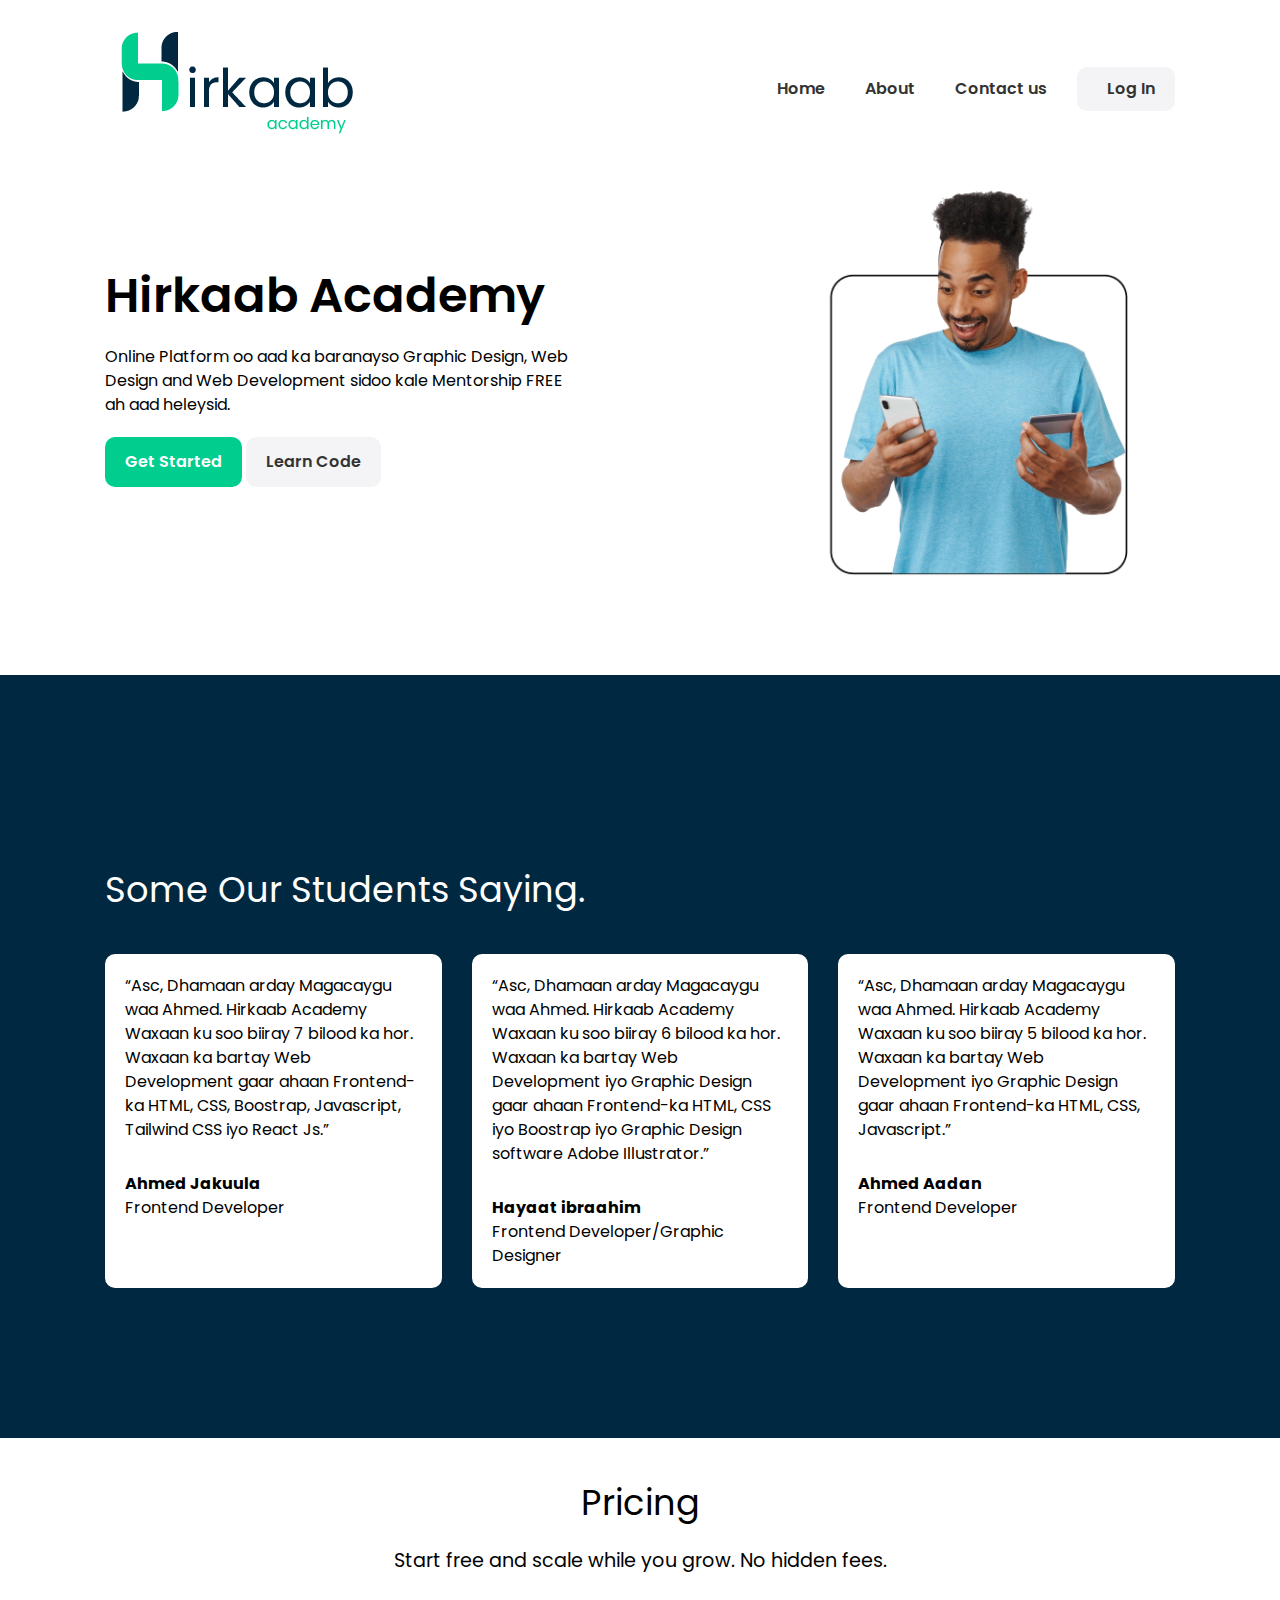
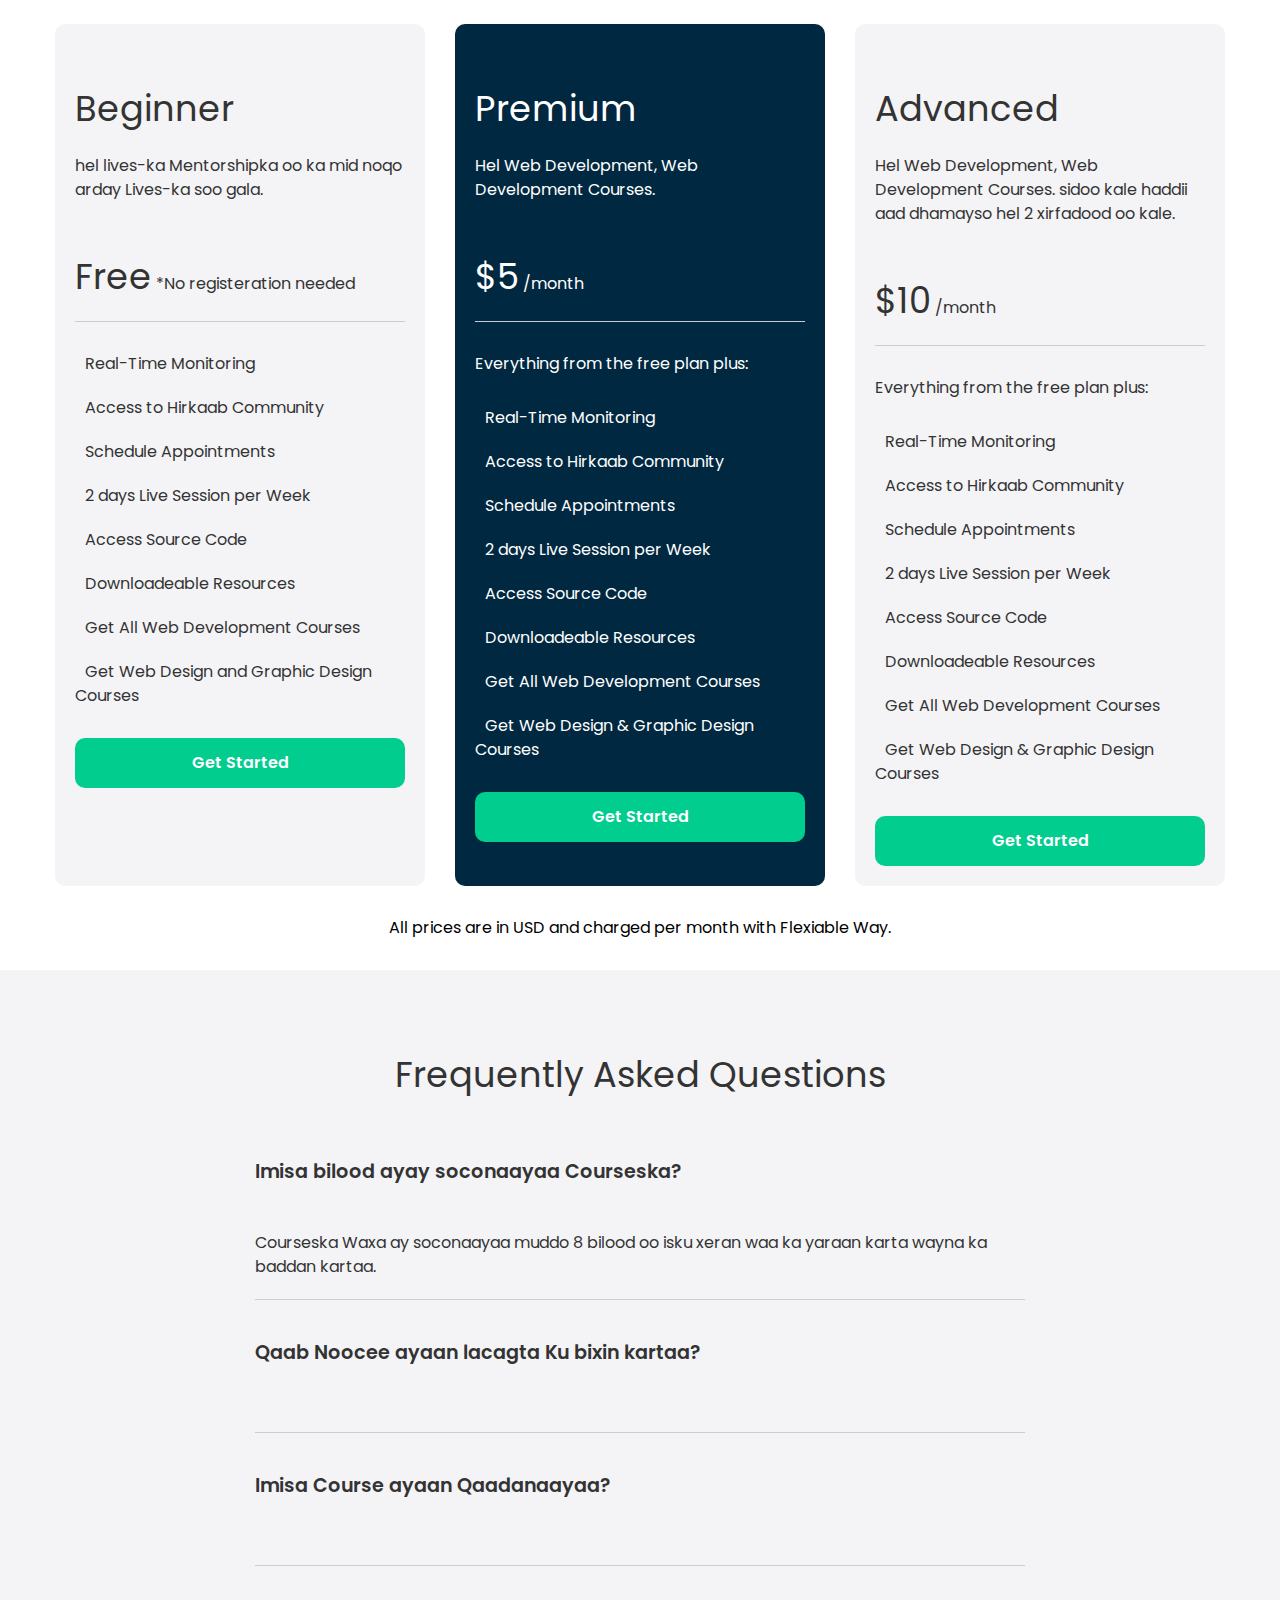
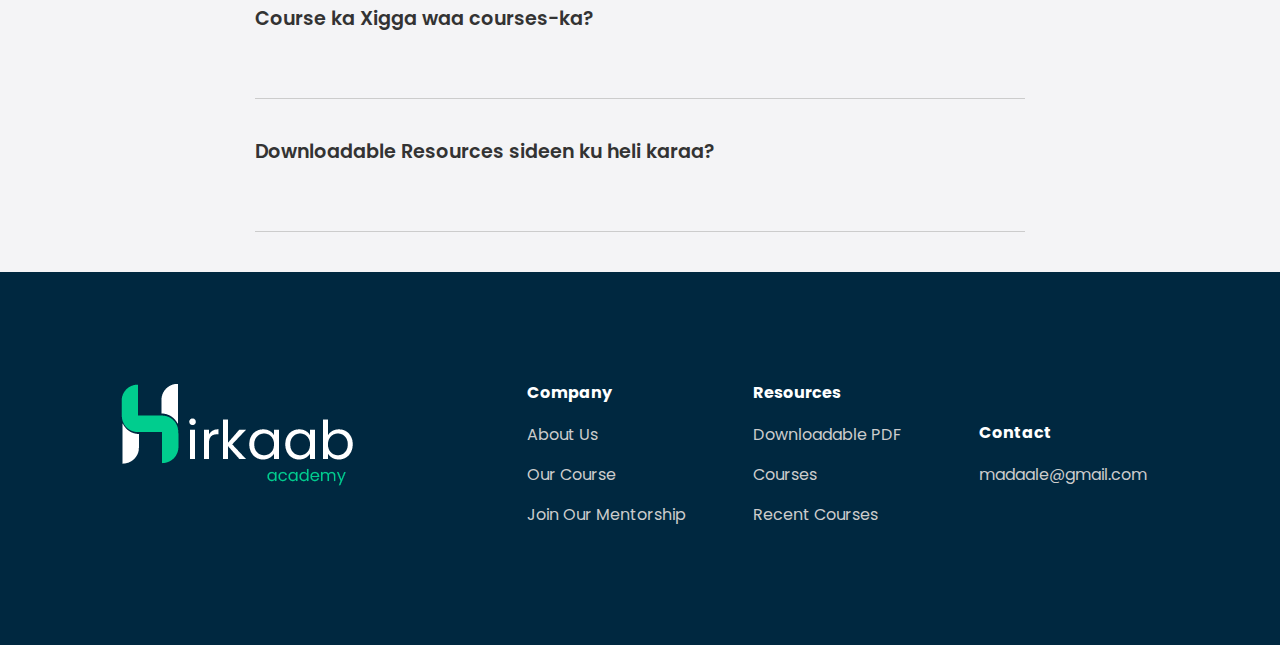
<file: index.html>
<!DOCTYPE html>
<html lang="en">

<head>
  <meta charset="UTF-8" />
  <meta name="viewport" content="width=device-width, initial-scale=1.0" />
  <title>Hirkaab Academy</title>

  <!-- poppins font  -->
  <link rel="preconnect" href="https://fonts.googleapis.com" />
  <link rel="preconnect" href="https://fonts.gstatic.com" crossorigin />
  <link href="https://fonts.googleapis.com/css2?family=Poppins:wght@300;400;600;700&display=swap" rel="stylesheet" />

  <!-- link for icons  -->
  <link rel="stylesheet" href="https://cdnjs.cloudflare.com/ajax/libs/font-awesome/6.4.2/css/all.min.css"
    integrity="sha512-z3gLpd7yknf1YoNbCzqRKc4qyor8gaKU1qmn+CShxbuBusANI9QpRohGBreCFkKxLhei6S9CQXFEbbKuqLg0DA=="
    crossorigin="anonymous" referrerpolicy="no-referrer" />

  <!-- css link  -->
  <link rel="stylesheet" href="css/style.css" />

  <!-- favicon  -->
  <link rel="icon" href="images/favicon.ico" type="image/x-icon">

</head>

<body>
  <nav class="navbar">
    <div class="container">
      <div class="logo">
        <a href="index.html">
          <img src="images/logo.png" alt="logo" />
        </a>
      </div>
      <div class="main-menu">
        <ul>
          <li><a href="index.html">Home</a></li>
          <li><a href="./about.html">About</a></li>
          <li><a href="./contact.html">Contact us</a></li>
          <li>
            <a class="btn" href="#"> <i class="fas fa-user"></i> Log In </a>
          </li>
        </ul>
      </div>


      <!-- Hamburger Button -->
      <button class="hamburger-button">
        <div class="hamburger-line top"></div>
        <div class="hamburger-line middle"></div>
        <div class="hamburger-line bottom"></div>
      </button>

      <!-- mobile menu  -->
      <div class="mobile-menu">
        <ul>
          <li><a href="index.html">Home</a></li>
          <li><a href="./about.html">About</a></li>
          <li><a href="./contact.html">Contact us</a></li>
          <li> <a class="btn" href="#"> <i class="fas fa-user"></i> Log In </a> </li>
        </ul>
      </div>
    </div>
  </nav>


  <!-- Hero -->
  <section class="hero">
    <div class="container">
      <div class="hero-content">
        <h1 class="hero-heading text-xxl">
          Hirkaab Academy
        </h1>
        <p class="hero-text">
          Online Platform oo aad ka baranayso Graphic Design, Web Design and Web Development sidoo kale Mentorship FREE ah aad heleysid.
        </p>
        <div class="hero-buttons">
          <a href="#" class="btn btn-primary">Get Started</a>
          <a href="#" class="btn"><i class="fas fa-laptop"></i> Learn Code</a>
        </div>
      </div>
      <img src="./images/man.png" alt="">
    </div>
  </section>


  <!-- Testimonials -->
  <section class="testimonials bg-dark">
    <div class="container">
      <h3 class="testimonials-heading text-xl">Some Our Students Saying.
      </h3>
      <div class="testimonials-grid">
        <div class="card">
          <p> “Asc, Dhamaan arday Magacaygu waa Ahmed. Hirkaab Academy Waxaan ku soo biiray 7 bilood ka hor. Waxaan ka bartay Web Development gaar ahaan Frontend-ka HTML, CSS, Boostrap, Javascript, Tailwind CSS iyo React Js.”
          </p>
          <p>Ahmed Jakuula</p>
          <p>Frontend Developer</p>
        </div>

        <div class="card">
          <p> “Asc, Dhamaan arday Magacaygu waa Ahmed. Hirkaab Academy Waxaan ku soo biiray 6 bilood ka hor. Waxaan ka bartay Web Development iyo Graphic Design gaar ahaan Frontend-ka HTML, CSS iyo Boostrap iyo Graphic Design software Adobe Illustrator.” </p>
          <p>Hayaat ibraahim</p>
          <p>Frontend Developer/Graphic Designer</p>
        </div>


        <div class="card">
          <p> “Asc, Dhamaan arday Magacaygu waa Ahmed. Hirkaab Academy Waxaan ku soo biiray 5 bilood ka hor. Waxaan ka bartay Web Development iyo Graphic Design gaar ahaan Frontend-ka HTML, CSS, Javascript.” </p>
          <p>Ahmed Aadan</p>
          <p>Frontend Developer</p>
        </div>
      </div>
    </div>
  </section>

  <!-- Pricing -->
  <section id="pricing">
    <div class="container-sm">
      <h3 class="pricing-heading text-xl text-center">Pricing</h3>
      <p class="pricing-subheading text-md text-center">
        Start free and scale while you grow. No hidden fees.
      </p>
      <div class="pricing-grid">
        <!-- Pricing Card 1 -->
        <div class="card bg-light">
          <div class="pricing-card-header">
            <h4 class="pricing-heading text-xl">Beginner</h4>
            <p class="pricing-card-subheading">
              hel lives-ka Mentorshipka oo ka mid noqo arday Lives-ka soo gala.
            </p>
            <p class="pricing-card-price">
              <span class="text-xl">Free</span>
              *No registeration needed
            </p>
          </div>
          <div class="pricing-card-body">
            <ul>
              <li><i class="fas fa-check"></i> Real-Time Monitoring</li>
              <li>
                <i class="fas fa-check"></i>Access to Hirkaab Community
              </li>
              <li><i class="fas fa-check"></i>Schedule Appointments</li>
              <li>
                <i class="fas fa-check"></i>2 days Live Session per Week
              </li>
              <li>
                <i class="fas fa-close"></i>Access Source Code
              </li>
              <li>
                <i class="fas fa-close"></i>Downloadeable Resources
              </li>
              <li>
                <i class="fas fa-close"></i>Get All Web Development Courses
              </li>
              <li>
                <i class="fas fa-close"></i>Get Web Design and Graphic Design Courses
              </li>
            </ul>
            <a href="#" class="btn btn-primary btn-block">Get Started</a>
          </div>
        </div>

        <!-- Pricing Card 2 -->
        <div class="card bg-black">
          <div class="pricing-card-header">
            <h4 class="pricing-card-heading text-xl">Premium</h4>
            <p class="pricing-card-subheading">
              Hel Web Development, Web Development Courses.
            </p>
            <p class="pricing-card-price">
              <span class="text-xl">$5</span> /month
            </p>
          </div>
          <div class="pricing-card-body">
            <p>Everything from the free plan plus:</p>
            <ul>
              <li><i class="fas fa-check"></i> Real-Time Monitoring</li>
              <li>
                <i class="fas fa-check"></i>Access to Hirkaab Community
              </li>
              <li><i class="fas fa-check"></i>Schedule Appointments</li>
              <li>
                <i class="fas fa-check"></i>2 days Live Session per Week
              </li>
              <li>
                <i class="fas fa-check"></i>Access Source Code
              </li>
              <li>
                <i class="fas fa-check"></i>Downloadeable Resources
              </li>
              <li>
                <i class="fas fa-check"></i>Get All Web Development Courses
              </li>
              <li>
                <i class="fas fa-close"></i>Get Web Design & Graphic Design Courses
              </li>
            </ul>
            <a href="#" class="btn btn-primary btn-block">Get Started</a>
          </div>
        </div>

        <!-- Pricing Card 3 -->
        <div class="card bg-light">
          <div class="pricing-card-header">
            <h4 class="pricing-card-heading text-xl">Advanced</h4>
            <p class="pricing-card-subheading">
              Hel Web Development, Web Development Courses. sidoo kale haddii aad dhamayso hel 2 xirfadood oo kale.
            </p>
            <p class="pricing-card-price">
              <span class="text-xl">$10</span> /month
            </p>
          </div>
          <div class="pricing-card-body">
            <p>Everything from the free plan plus:</p>
            <ul>
              <li><i class="fas fa-check"></i> Real-Time Monitoring</li>
              <li>
                <i class="fas fa-check"></i>Access to Hirkaab Community
              </li>
              <li><i class="fas fa-check"></i>Schedule Appointments</li>
              <li>
                <i class="fas fa-check"></i>2 days Live Session per Week
              </li>
              <li>
                <i class="fas fa-check"></i>Access Source Code
              </li>
              <li>
                <i class="fas fa-check"></i>Downloadeable Resources
              </li>
              <li>
                <i class="fas fa-check"></i>Get All Web Development Courses
              </li>
              <li>
                <i class="fas fa-check"></i>Get Web Design & Graphic Design Courses
              </li>
            </ul>
            <a href="#" class="btn btn-primary btn-block">Get Started</a>
          </div>
        </div>
      </div>
      <p class="pricing-footer text-center">
        All prices are in USD and charged per month with Flexiable Way.
      </p>
    </div>
  </section>

  <!-- FAQ -->
  <section class="faq bg-light">
    <div class="container-faqs">
      <h3 class="text-xl text-center">Frequently Asked Questions</h3>
      <div class="faq-content">
        <div class="faq-group">
          <div class="faq-group-header">
            <h4 class="text-md">
              Imisa bilood ayay soconaayaa Courseska?
            </h4>
            <i class="fas fa-minus"></i>
          </div>
          <div class="faq-group-body open">
            <p>
              Courseska Waxa ay soconaayaa muddo 8 bilood oo isku xeran waa ka yaraan karta wayna ka baddan kartaa.
            </p>
          </div>
        </div>

        <div class="faq-group">
          <div class="faq-group-header">
            <h4 class="text-md">
              Qaab Noocee ayaan lacagta Ku bixin kartaa?
            </h4>
            <i class="fas fa-plus"></i>
          </div>
          <div class="faq-group-body">
            <p>
              Waxaad ku bixin karta EVC, E-Dahab Numberkaan Somtel: +252 624459166, Hormuud: +252 614459166.
            </p>
          </div>
        </div>

        <div class="faq-group">
          <div class="faq-group-header">
            <h4 class="text-md">
              Imisa Course ayaan Qaadanaayaa?
            </h4>
            <i class="fas fa-plus"></i>
          </div>
          <div class="faq-group-body">
            <p>
              Web Development waxaa ku qaadanaysaa 7 course oo ah bilow ilaa dhamaad.
            </p>
          </div>
        </div>

        <div class="faq-group">
          <div class="faq-group-header">
            <h4 class="text-md">
              Course ka Xigga waa courses-ka?
            </h4>
            <i class="fas fa-plus"></i>
          </div>
          <div class="faq-group-body">
            <p>
              Courseska xiga oo haddii aad ku jirtay qeybta Advanced Price waa Graphic Design, Web Design oo kala ah Course-ka Adobe Illustrator iyo Wordpress.
            </p>
          </div>
        </div>

        <div class="faq-group">
          <div class="faq-group-header">
            <h4 class="text-md">Downloadable Resources sideen ku heli karaa?</h4>
            <i class="fas fa-plus"></i>
          </div>
          <div class="faq-group-body">
            <p>
              Waxaa kuu soo marsiinaynaa Github-ka Qeybta Code-ka iyo Qeybaha kale google drive.
            </p>
          </div>
        </div>
      </div>
    </div>
  </section>

  <!-- Footer -->
  <footer class="footer bg-black">
    <div class="container">
      <div class="footer-grid">
        <div>
          <a href="index.html">
            <img src="images/white-logo.png" alt="logo" />
          </a>
          <div>
            <i class="fab fa-linkedin"></i>
            <i class="fab fa-twitter"></i>
          </div>
        </div>
        <div>
          <h4>Company</h4>
          <ul>
            <li><a href="#">About Us</a></li>
            <li><a href="#">Our Course</a></li>
            <li><a href="#">Join Our Mentorship</a></li>
          </ul>
        </div>
        <div>
          <h4>Resources</h4>
          <ul>
            <li><a href="#">Downloadable PDF</a></li>
            <li><a href="#">Courses</a></li>
            <li><a href="#">Recent Courses</a></li>
          </ul>
        </div>
        <div>
          <h4>Contact</h4>
          <ul>
            <li>
              <a href="#">madaale@gmail.com</a>
            </li>
          </ul>
        </div>
      </div>
    </div>
  </footer>

  <script src="js/main.js"></script>
</body>

</html>
</file>
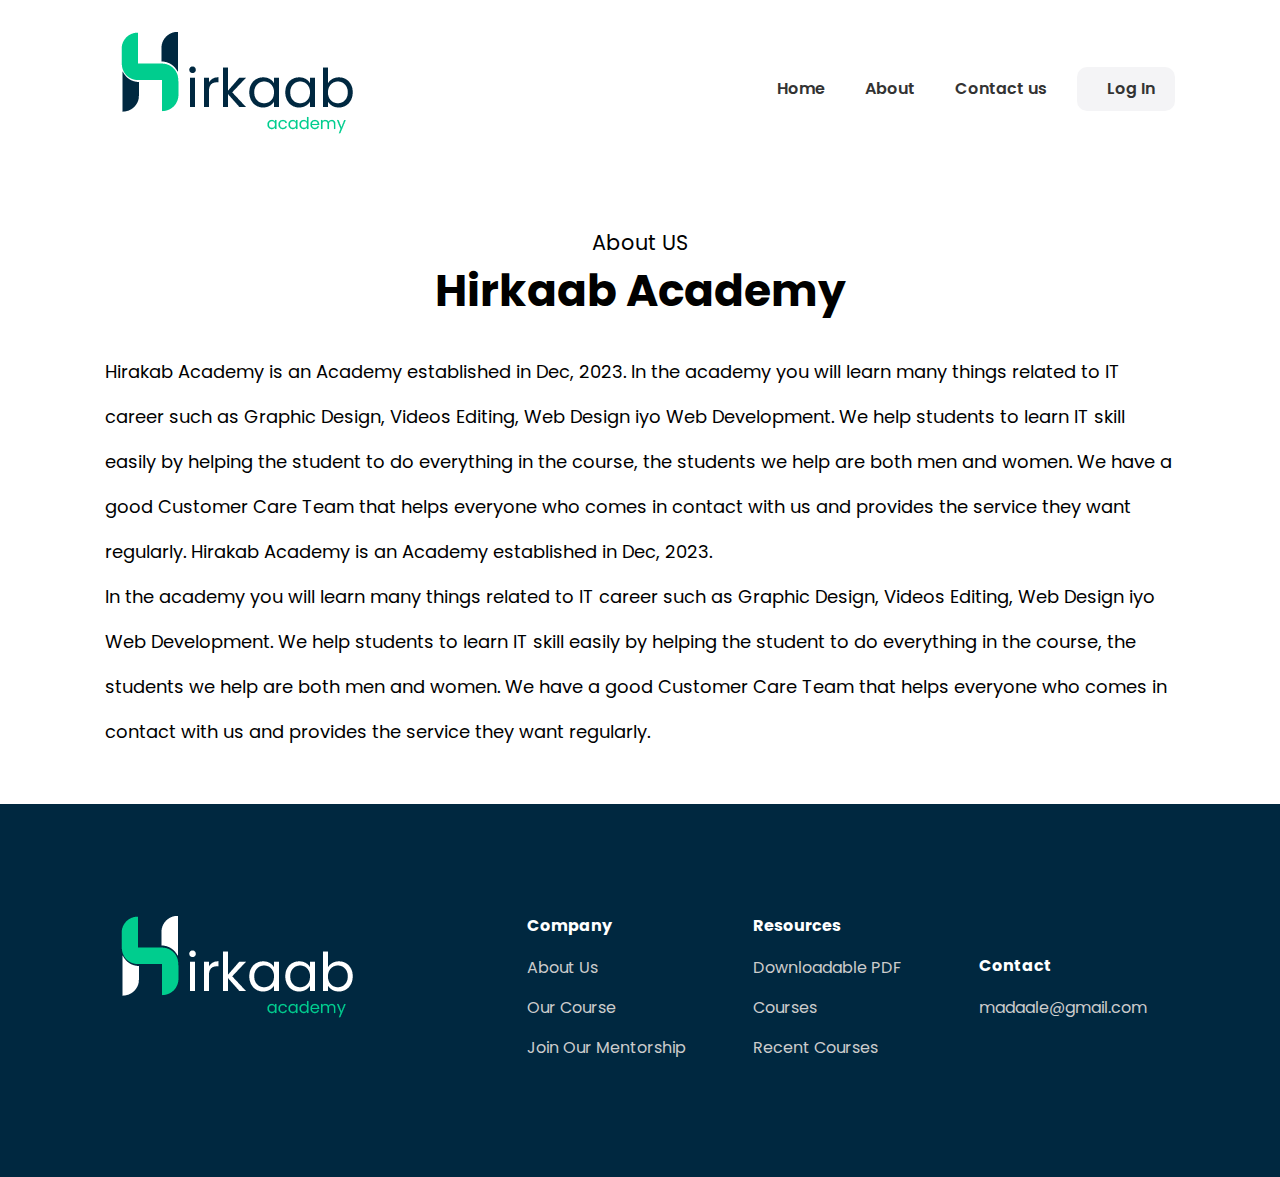
<file: about.html>
<!DOCTYPE html>
<html lang="en">

<head>
  <meta charset="UTF-8" />
  <meta name="viewport" content="width=device-width, initial-scale=1.0" />
  <title>Hirkaab Academy</title>

  <!-- poppins font  -->
  <link rel="preconnect" href="https://fonts.googleapis.com" />
  <link rel="preconnect" href="https://fonts.gstatic.com" crossorigin />
  <link href="https://fonts.googleapis.com/css2?family=Poppins:wght@300;400;600;700&display=swap" rel="stylesheet" />

  <!-- link for icons  -->
  <link rel="stylesheet" href="https://cdnjs.cloudflare.com/ajax/libs/font-awesome/6.4.2/css/all.min.css"
    integrity="sha512-z3gLpd7yknf1YoNbCzqRKc4qyor8gaKU1qmn+CShxbuBusANI9QpRohGBreCFkKxLhei6S9CQXFEbbKuqLg0DA=="
    crossorigin="anonymous" referrerpolicy="no-referrer" />

  <!-- css link  -->
  <link rel="stylesheet" href="css/style.css" />
  <link rel="stylesheet" href="css/about.css" />

  <!-- favicon  -->
  <link rel="icon" href="images/favicon.ico" type="image/x-icon">

</head>

<body>
  <nav class="navbar">
    <div class="container">
      <div class="logo">
        <a href="index.html">
          <img src="images/logo.png" alt="logo" />
        </a>
      </div>
      <div class="main-menu">
        <ul>
          <li><a href="index.html">Home</a></li>
          <li><a href="./about.html">About</a></li>
          <li><a href="./contact.html">Contact us</a></li>
          <li>
            <a class="btn" href="#"> <i class="fas fa-user"></i> Log In </a>
          </li>
        </ul>
      </div>


      <!-- Hamburger Button -->
      <button class="hamburger-button">
        <div class="hamburger-line top"></div>
        <div class="hamburger-line middle"></div>
        <div class="hamburger-line bottom"></div>
      </button>

      <!-- mobile menu  -->
      <div class="mobile-menu">
        <ul>
          <li><a href="index.html">Home</a></li>
          <li><a href="./about.html">About</a></li>
          <li><a href="./contact.html">Contact us</a></li>
          <li> <a class="btn" href="#"> <i class="fas fa-user"></i> Log In </a> </li>
        </ul>
      </div>
    </div>
  </nav>
  <!-- the contact us section -->
  <section id="contact" class="about-container">
        <header class="text-center">
          <p>About US</p>
          <h3>Hirkaab Academy</h3>
        </header>
        <p class="text"> Hirakab Academy is an Academy established in Dec, 2023. In the academy you will learn many things related to IT career such as Graphic Design, Videos Editing, Web Design iyo Web Development. We help students to learn IT skill easily by helping the student to do everything in the course, the students we help are both men and women. We have a good Customer Care Team that helps everyone who comes in contact with us and provides the service they want regularly. 
        Hirakab Academy is an Academy established in Dec, 2023. <br/>
        In the academy you will learn many things related to IT career such as Graphic Design, Videos Editing, Web Design iyo Web Development. We help students to learn IT skill easily by helping the student to do everything in the course, the students we help are both men and women. We have a good Customer Care Team that helps everyone who comes in contact with us and provides the service they want regularly.</p>
    </section>      
  <!-- Footer -->
  <footer class="footer bg-black">
    <div class="container">
      <div class="footer-grid">
        <div>
          <a href="index.html">
            <img src="images/white-logo.png" alt="logo" />
          </a>
          <div>
            <i class="fab fa-linkedin"></i>
            <i class="fab fa-twitter"></i>
          </div>
        </div>
        <div>
          <h4>Company</h4>
          <ul>
            <li><a href="#">About Us</a></li>
            <li><a href="#">Our Course</a></li>
            <li><a href="#">Join Our Mentorship</a></li>
          </ul>
        </div>
        <div>
          <h4>Resources</h4>
          <ul>
            <li><a href="#">Downloadable PDF</a></li>
            <li><a href="#">Courses</a></li>
            <li><a href="#">Recent Courses</a></li>
          </ul>
        </div>
        <div>
          <h4>Contact</h4>
          <ul>
            <li>
              <a href="#">madaale@gmail.com</a>
            </li>
          </ul>
        </div>
      </div>
    </div>
  </footer>

  <script src="js/main.js"></script>
</body>

</html>
</file>
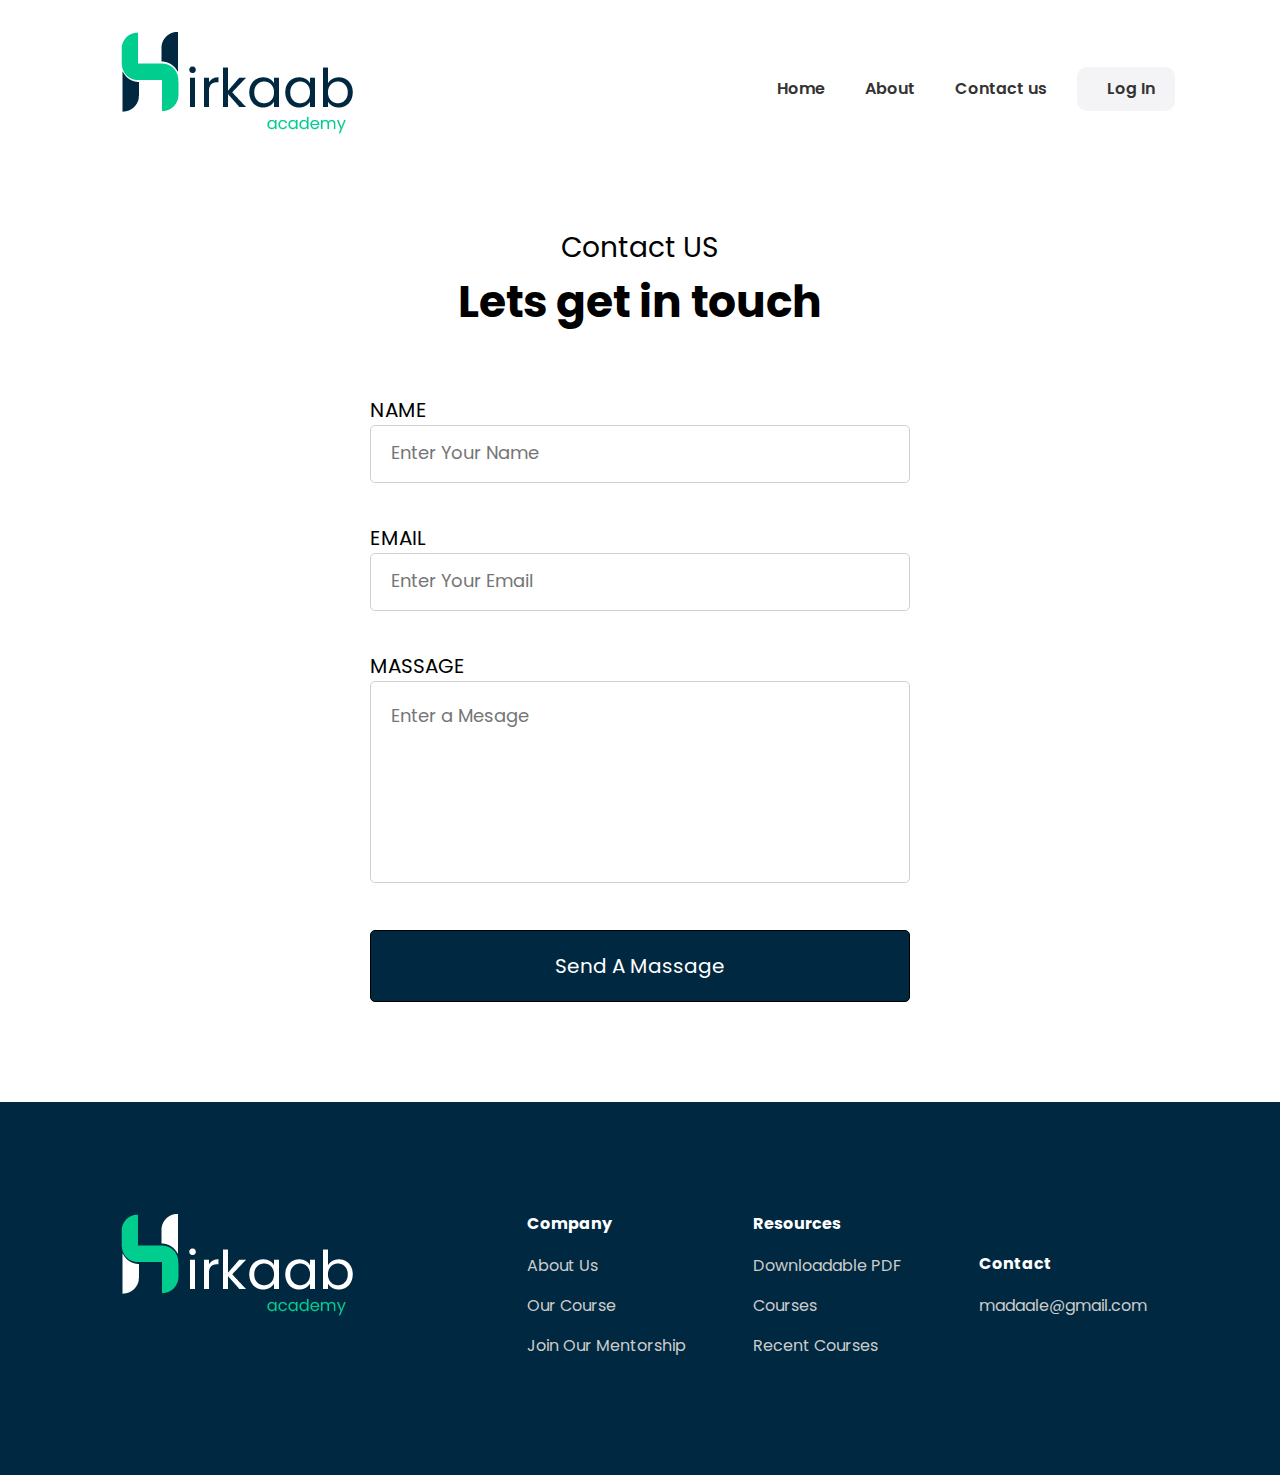
<file: contact.html>
<!DOCTYPE html>
<html lang="en">

<head>
  <meta charset="UTF-8" />
  <meta name="viewport" content="width=device-width, initial-scale=1.0" />
  <title>Hirkaab Academy</title>

  <!-- poppins font  -->
  <link rel="preconnect" href="https://fonts.googleapis.com" />
  <link rel="preconnect" href="https://fonts.gstatic.com" crossorigin />
  <link href="https://fonts.googleapis.com/css2?family=Poppins:wght@300;400;600;700&display=swap" rel="stylesheet" />

  <!-- link for icons  -->
  <link rel="stylesheet" href="https://cdnjs.cloudflare.com/ajax/libs/font-awesome/6.4.2/css/all.min.css"
    integrity="sha512-z3gLpd7yknf1YoNbCzqRKc4qyor8gaKU1qmn+CShxbuBusANI9QpRohGBreCFkKxLhei6S9CQXFEbbKuqLg0DA=="
    crossorigin="anonymous" referrerpolicy="no-referrer" />

  <!-- css link  -->
  <link rel="stylesheet" href="css/style.css" />
  <link rel="stylesheet" href="css/contact.css" />

  <!-- favicon  -->
  <link rel="icon" href="images/favicon.ico" type="image/x-icon">

</head>

<body>
  <nav class="navbar">
    <div class="container">
      <div class="logo">
        <a href="index.html">
          <img src="images/logo.png" alt="logo" />
        </a>
      </div>
      <div class="main-menu">
        <ul>
          <li><a href="index.html">Home</a></li>
          <li><a href="./about.html">About</a></li>
          <li><a href="./contact.html">Contact us</a></li>
          <li>
            <a class="btn" href="#"> <i class="fas fa-user"></i> Log In </a>
          </li>
        </ul>
      </div>


      <!-- Hamburger Button -->
      <button class="hamburger-button">
        <div class="hamburger-line top"></div>
        <div class="hamburger-line middle"></div>
        <div class="hamburger-line bottom"></div>
      </button>

      <!-- mobile menu  -->
      <div class="mobile-menu">
        <ul>
          <li><a href="index.html">Home</a></li>
          <li><a href="./about.html">About</a></li>
          <li><a href="./contact.html">Contact us</a></li>
          <li> <a class="btn" href="#"> <i class="fas fa-user"></i> Log In </a> </li>
        </ul>
      </div>
    </div>
  </nav>

   <!-- the contact us section -->
   <section id="contact" class="contact-container">
    <div class="contact-container">
      <div class="small-container">
        <header class="text-center">
          <p>Contact US</p>
          <h3>Lets get in touch</h3>
        </header>
        <form action="">
          <div>
            <label for="name">Name</label>
            <input
              type="text"
              name="name"
              id="name"
              placeholder="Enter Your Name"
            />
          </div>
          <div>
            <label for="email">Email</label>
            <input
              type="text"
              name="email"
              id="email"
              placeholder="Enter Your Email"
            />
          </div>
          <div>
            <label for="massage">Massage</label>
            <textarea
              name="massage"
              id="massage"
              rows="10"
              placeholder="Enter a Mesage"
            ></textarea>
          </div>

          <button type="submit">Send A Massage</button>
        </form>
      </div>
    </div>
  </section>

  <!-- Footer -->
  <footer class="footer bg-black">
    <div class="container">
      <div class="footer-grid">
        <div>
          <a href="index.html">
            <img src="images/white-logo.png" alt="logo" />
          </a>
          <div>
            <i class="fab fa-linkedin"></i>
            <i class="fab fa-twitter"></i>
          </div>
        </div>
        <div>
          <h4>Company</h4>
          <ul>
            <li><a href="#">About Us</a></li>
            <li><a href="#">Our Course</a></li>
            <li><a href="#">Join Our Mentorship</a></li>
          </ul>
        </div>
        <div>
          <h4>Resources</h4>
          <ul>
            <li><a href="#">Downloadable PDF</a></li>
            <li><a href="#">Courses</a></li>
            <li><a href="#">Recent Courses</a></li>
          </ul>
        </div>
        <div>
          <h4>Contact</h4>
          <ul>
            <li>
              <a href="#">madaale@gmail.com</a>
            </li>
          </ul>
        </div>
      </div>
    </div>
  </footer>

  <script src="js/main.js"></script>
</body>

</html>
</file>
<file: css/style.css>
* {
  box-sizing: border-box;
  margin: 0;
  padding: 0;
}

:root {
  --primary-color: #00cd8e;
  --light-color: #f4f4f6;
  --dark-color: #002840;
}

body {
  font-family: 'Poppins', sans-serif;
  font-size: 16px;
  line-height: 1.5;
  background: #fff;
  /* overflow-x: hidden; */
}

a {
  text-decoration: none;
  color: #333;
}

ul {
  list-style: none;
}

img {
  max-width: 100%;
}

/* Navbar */
.navbar {
  background: #fff;
  padding: 20px;
}

.navbar .container {
  display: flex;
  justify-content: space-between;
  align-items: center;
}

.navbar .main-menu ul {
  display: flex;
}

.navbar ul li a {
  padding: 10px 20px;
  display: block;
  font-weight: 600;
  transition: 0.5s;
}

.navbar ul li a:hover {
  color: var(--primary-color);
}

.navbar ul li a i {
  margin-right: 10px;
}

.navbar ul li:last-child a {
  margin-left: 10px;
}

/* Hero */
.hero {
  margin: 50px 0px;
}

.hero .container {
  display: flex;
}

.hero .container img {
  width: 400px;
  margin-top: -50px;
}

.hero .hero-content {
  width: 70%;
}

.hero .hero-text {
  width: 70%;
  margin-bottom: 20px;
}


/* Testimonials */
.testimonials {
  padding: 150px 0;
}

.testimonials .testimonials-heading {
  width: 700px;
  margin-bottom: 40px;
}

.testimonials .testimonials-grid {
  display: grid;
  grid-template-columns: repeat(3, 1fr);
  gap: 30px;
}

.testimonials .card p:nth-child(2) {
  margin-top: 30px;
  font-weight: bold;
}

/* Pricing */
#pricing .pricing-grid {
  display: grid;
  grid-template-columns: repeat(3, 1fr);
  gap: 30px;
  margin-top: 50px;
}

#pricing .pricing-card-subheading {
  margin-bottom: 30px;
}

#pricing .pricing-card-price {
  margin-bottom: 30px;
  padding: 20px 0;
  border-bottom: 1px solid #ccc;
}

#pricing ul {
  margin: 30px 0;
}

#pricing ul li {
  margin-bottom: 20px;
}

#pricing ul li i {
  margin-right: 10px;
}

#pricing .pricing-footer {
  margin: 30px 0;
}

/* FAQ */
.faq {
  padding: 40px 0;
}

.faq .faq-group {
  border-bottom: 1px solid #ccc;
  padding-bottom: 20px;
}

.faq .faq-group .faq-group-header {
  padding: 20px 0;
  margin-bottom: 15px;
  position: relative;
}

.faq .faq-group .faq-group-header h4 {
  font-weight: 600;
  width: 95%;
}

.faq .faq-group .faq-group-header i {
  position: absolute;
  right: 0;
  top: 35px;
  font-size: 1.3rem;
  cursor: pointer;
}

.faq .faq-group .faq-group-body {
  display: none;
}

.faq .faq-group .faq-group-body.open {
  display: block;
}


/* Footer */
.footer {
  padding: 100px 0;
}

.footer h4 {
  margin-bottom: 10px;
}

.footer ul li {
  line-height: 2.5;
}

.footer a {
  color: #ccc;
}

.footer i {
  font-size: 1.5rem;
  margin-right: 10px;
}

.footer-grid {
  display: grid;
  grid-template-columns: 2fr 1fr 1fr 1fr;
  gap: 30px;
  justify-content: center;
  align-items: center;
}

.footer .card {
  margin: 20px 30px 30px 0;
}

.footer input[type='email'] {
  width: 100%;
  padding: 10px;
  border: 1px solid #ccc;
  border-radius: 5px;
  margin: 20px 0;
}

/* Utility Classes */
.container {
  max-width: 1100px;
  margin: 0 auto;
  padding: 0 15px;
}

.container-sm {
  max-width: 1200px;
  margin: 0 auto;
  padding: 0 15px;
}

.container-faqs {
  max-width: 800px;
  margin: 0 auto;
  padding: 0 15px;
}

/* Card */
.card {
  background: #fff;
  color: #000;
  border-radius: 10px;
  padding: 20px;
}

/* Buttons */
.btn {
  display: inline-block;
  padding: 13px 20px;
  background: var(--light-color);
  color: #333;
  font-weight: 600;
  text-decoration: none;
  border: none;
  border-radius: 10px;
  cursor: pointer;
  text-align: center;
  transition: 0.5s;
}

.btn:hover {
  opacity: 0.8;
}

.btn-primary {
  background: var(--primary-color);
  color: #fff;
}

.btn-dark {
  background: var(--dark-color);
  color: #fff;
}

.btn-block {
  display: block;
  width: 100%;
}

/* Text Classes */
.text-xxl {
  font-size: 3rem;
  line-height: 1.2;
  font-weight: 600;
  margin: 40px 0 20px;
}

.text-xl {
  font-size: 2.2rem;
  line-height: 1.4;
  font-weight: normal;
  margin: 40px 0 20px;
}

.text-lg {
  font-size: 1.8rem;
  line-height: 1.4;
  font-weight: normal;
  margin: 30px 0 20px;
}

.text-md {
  font-size: 1.2rem;
  line-height: 1.4;
  font-weight: normal;
  margin: 20px 0 10px;
}

.text-sm {
  font-size: 0.9rem;
  line-height: 1.4;
  font-weight: normal;
  margin: 10px 0 5px;
}

.text-center {
  text-align: center;
}

/* Background */
.bg-primary {
  background: var(--primary-color);
  color: #fff;
}

.bg-light {
  background: var(--light-color);
  color: #333;
}

.bg-dark {
  background: var(--dark-color);
  color: #fff;
}

.bg-black {
  background: #002840;
  color: #fff;
}

/* Hamburger Button */
.hamburger-button {
  display: none;
  background: none;
  border: none;
  cursor: pointer;
  padding: 10px;
  z-index: 1000;
}

.hamburger-button .hamburger-line {
  width: 30px;
  height: 3px;
  background: #333;
  margin: 6px 0;
}

/* Mobile Menu */
.mobile-menu {
  position: fixed;
  top: 0;
  right: -300px;
  width: 250px;
  height: 100%;
  z-index: 100;
  background: #fff;
  box-shadow: 0px 0px 10px rgba(0, 0, 0, 0.2);
  transition: right 0.3s ease-in-out;
}

.mobile-menu.active {
  right: 0;
}

.mobile-menu ul {
  margin-top: 100px;
  padding-right: 10px;
}

.mobile-menu ul li {
  margin: 10px 0;
}

.mobile-menu ul li a {
  font-size: 20px;
  transition: 0.3s;
}

/* Media Queries */
@media (max-width: 960px) {
  .text-xxl {
    font-size: 2.5rem;
  }
}

@media (max-width: 670px) {
  .navbar .main-menu {
    display: none;
  }

  .navbar .hamburger-button {
    display: block;
  }

  .hero .container {
    display: flex;
    flex-wrap: wrap;
  }
  

  .hero .hero-content,
  .hero .hero-text {
    width: 100%;
    text-align: center;
  }

  .hero .hero-buttons .btn {
    margin-bottom: 10px;
    display: block;
    width: 100%;
  }

  .testimonials .testimonials-heading {
    max-width: 100%;
    text-align: center;
  }

  .testimonials .testimonials-grid,
  #pricing .pricing-grid,
  .footer .footer-grid {
    grid-template-columns: 1fr;
  }

  .footer .card {
    margin-right: 0;
  }

  .footer .footer-grid > div {
    text-align: center;
  }

  /* Text */
  .text-xl {
    font-size: 1.9rem;
  }

  .text-lg {
    font-size: 1.5rem;
  }

  .text-md {
    font-size: 1.1rem;
  }
}

@media (max-width: 500px) {
  .text-xxl {
    font-size: 2rem;
  }
  .hero .container img {
    width: 400px;
    margin-top: 50px;
  }
}
</file>
<file: css/about.css>
.about-container {
    max-width: 1100px;
    margin: 50px auto;
    padding: 0 15px;
}

.about-container p {
    font-size: 1.3rem;
}

.about-container h3 {
    font-size: 2.75rem;
}

p.text {
    font-size: 18px;
    line-height: 2.5;
    margin-top: 25px;
}
</file>
<file: css/contact.css>
.contact-container {
  max-width: 600px;
  margin: 50px auto;
  padding: 0 15px;
}

.small-container p {
  font-size: 1.75rem;
}

.small-container h3 {
  font-size: 2.75rem;
}


form {
  margin-top: 60px;
}

form input,
form textarea {
  border: 1px solid #d0d0d0;
  border-radius: 5px;
  outline: none;
  width: 100%;
  padding: 20px;
  resize: none;
  font-size: 14px;
}

form input:focus,
form textarea:focus {
  background-color: var(--focused-color);
}

form label {
  text-transform: uppercase;
  font-size: 20px;
}

form div {
  margin-bottom: 40px;
}

#contact button {
  font-family: poppins, sans-serif;
  font-size: 20px;
  background-color: #002840;
  border: 1px solid black;
  border-radius: 5px;
  color: white;
  width: 100%;
  padding: 20px;
  margin-bottom: 50px;
  cursor: pointer;
}

textarea::placeholder {
  font-family: poppins, sans-serif;
  font-size: 18px;
}

input::placeholder {
  font-family: poppins, sans-serif;
  font-size: 18px;
  margin-top: 10px;
}
</file>
